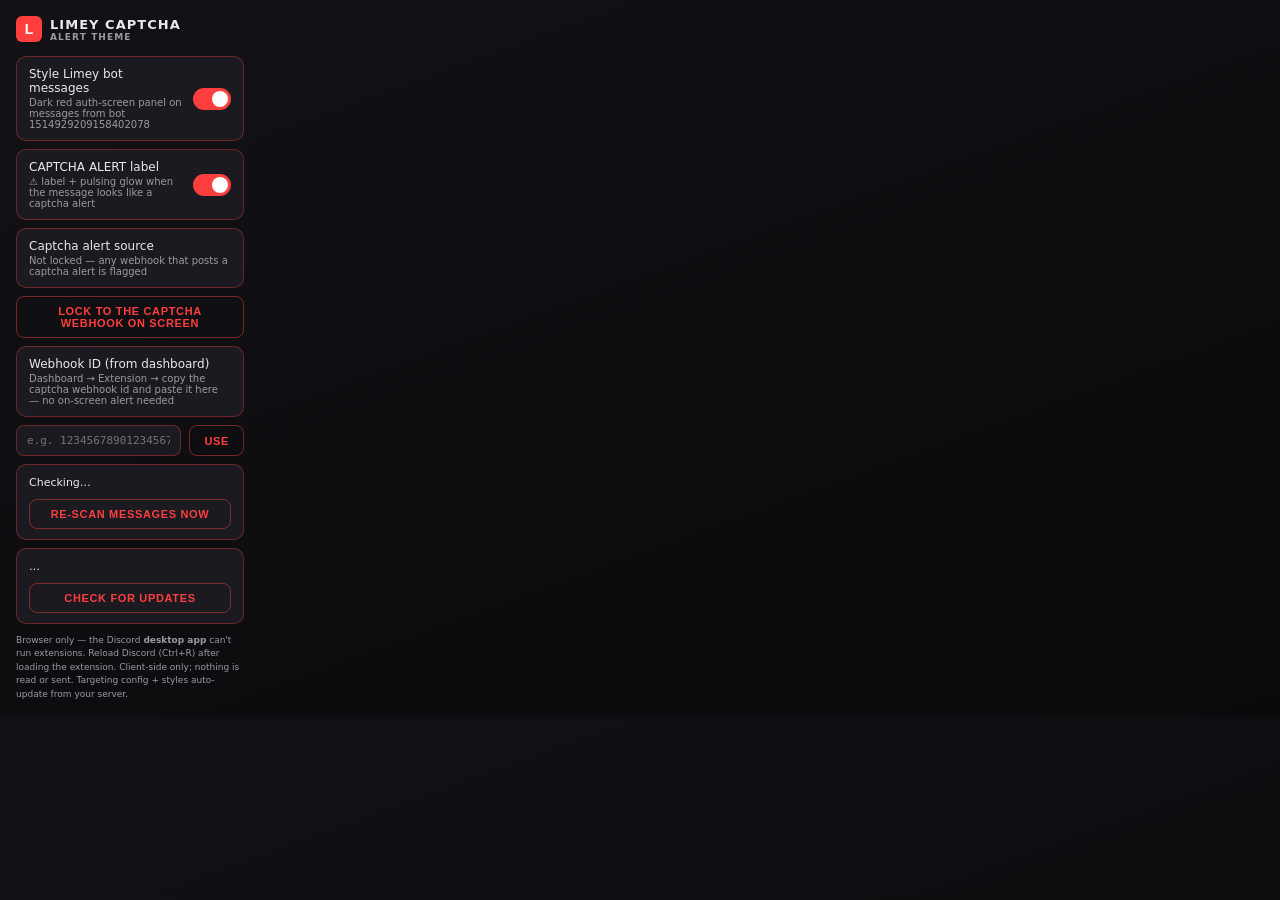
<file: limey_discord_theme/popup.html>
<!DOCTYPE html>
<html lang="en">
<head>
  <meta charset="UTF-8">
  <title>Limey Captcha Alert Theme</title>
  <style>
    :root {
      --red: #ff3e3e;
      --bg: #121216;
      --card: #1a1a20;
      --border: rgba(255, 62, 62, 0.35);
      --text: #e9e9ec;
      --muted: #9a9aa2;
    }
    * { margin: 0; padding: 0; box-sizing: border-box; }
    body {
      width: 260px;
      background: linear-gradient(160deg, var(--bg), #0a0a0c);
      color: var(--text);
      font-family: "Segoe UI", system-ui, sans-serif;
      padding: 16px;
    }
    .brand {
      display: flex;
      align-items: center;
      gap: 8px;
      margin-bottom: 14px;
    }
    .brand .logo {
      width: 26px; height: 26px;
      background: var(--red);
      border-radius: 6px;
      display: flex; align-items: center; justify-content: center;
      font-family: "Orbitron", sans-serif;
      font-weight: 700; font-size: 14px; color: #fff;
    }
    .brand h1 {
      font-size: 13px;
      letter-spacing: 0.08em;
      text-transform: uppercase;
      font-weight: 700;
    }
    .brand span { display: block; font-size: 9px; color: var(--muted); letter-spacing: 0.12em; }
    .row {
      display: flex;
      align-items: center;
      justify-content: space-between;
      gap: 10px;
      background: var(--card);
      border: 1px solid var(--border);
      border-radius: 10px;
      padding: 10px 12px;
      margin-bottom: 8px;
      transition: border-color 0.15s ease;
    }
    .row:hover { border-color: rgba(255, 62, 62, 0.6); }
    .row .label { font-size: 12px; }
    .row .sub { font-size: 10px; color: var(--muted); margin-top: 2px; }
    /* Toggle switch */
    .switch { position: relative; width: 38px; height: 22px; flex-shrink: 0; }
    .switch input { opacity: 0; width: 0; height: 0; }
    .slider {
      position: absolute; inset: 0;
      background: #2a2a30;
      border-radius: 22px;
      cursor: pointer;
      transition: background 0.2s ease;
    }
    .slider::before {
      content: "";
      position: absolute;
      height: 16px; width: 16px;
      left: 3px; top: 3px;
      background: #fff;
      border-radius: 50%;
      transition: transform 0.2s ease;
    }
    .switch input:checked + .slider { background: var(--red); }
    .switch input:checked + .slider::before { transform: translateX(16px); }
    .status {
      background: var(--card);
      border: 1px solid var(--border);
      border-radius: 10px;
      padding: 10px 12px;
      margin-bottom: 8px;
      font-size: 11px;
      line-height: 1.45;
    }
    .status.ok { border-color: rgba(255, 62, 62, 0.5); }
    .status.warn { border-color: rgba(255, 190, 60, 0.5); }
    .status.error { border-color: rgba(255, 62, 62, 0.8); }
    .btn {
      width: 100%;
      margin-top: 8px;
      padding: 8px 12px;
      background: transparent;
      color: var(--red);
      border: 1px solid rgba(255, 62, 62, 0.45);
      border-radius: 8px;
      font-size: 11px;
      font-weight: 600;
      letter-spacing: 0.06em;
      text-transform: uppercase;
      cursor: pointer;
      transition: background 0.15s ease, color 0.15s ease;
    }
    .btn:hover { background: rgba(255, 62, 62, 0.12); }
    .wh-row { display: flex; gap: 8px; margin-bottom: 8px; }
    .wh-input {
      flex: 1;
      min-width: 0;
      padding: 8px 10px;
      background: var(--card);
      color: var(--text);
      border: 1px solid rgba(255, 62, 62, 0.35);
      border-radius: 8px;
      font-size: 11px;
      font-family: "Roboto Mono", monospace;
    }
    .wh-input:focus { outline: none; border-color: rgba(255, 62, 62, 0.7); }
    .btn-apply { width: auto; margin-top: 0; padding: 8px 14px; }
    .foot { font-size: 9px; color: var(--muted); margin-top: 10px; line-height: 1.5; }
  </style>
</head>
<body>
  <div class="brand">
    <div class="logo">L</div>
    <h1>Limey Captcha<span>ALERT THEME</span></h1>
  </div>

  <div class="row">
    <div>
      <div class="label">Style Limey bot messages</div>
      <div class="sub">Dark red auth-screen panel on messages from bot 1514929209158402078</div>
    </div>
    <label class="switch">
      <input type="checkbox" id="toggle-enabled" checked>
      <span class="slider"></span>
    </label>
  </div>

  <div class="row">
    <div>
      <div class="label">CAPTCHA ALERT label</div>
      <div class="sub">⚠ label + pulsing glow when the message looks like a captcha alert</div>
    </div>
    <label class="switch">
      <input type="checkbox" id="toggle-captcha" checked>
      <span class="slider"></span>
    </label>
  </div>

  <div class="row">
    <div>
      <div class="label">Captcha alert source</div>
      <div class="sub" id="lock-sub">Not locked — any webhook that posts a captcha alert is flagged</div>
    </div>
  </div>
  <button class="btn" id="btn-lock" style="margin-top:0;">Lock to the captcha webhook on screen</button>

  <div class="row" style="margin-top:8px;">
    <div>
      <div class="label">Webhook ID (from dashboard)</div>
      <div class="sub">Dashboard → Extension → copy the captcha webhook id and paste it here — no on-screen alert needed</div>
    </div>
  </div>
  <div class="wh-row">
    <input type="text" id="webhook-id-input" class="wh-input" placeholder="e.g. 123456789012345678" spellcheck="false">
    <button class="btn btn-apply" id="btn-apply-webhook">Use</button>
  </div>

  <div class="status info" id="status" style="margin-top:8px;">
    <div class="status-text" id="status-text">Checking…</div>
    <button class="btn" id="btn-rescan">Re-scan messages now</button>
  </div>

  <div class="status info" id="update-status" style="margin-top:8px;">
    <div class="status-text" id="update-text">…</div>
    <button class="btn" id="btn-update">Check for updates</button>
  </div>

  <div class="foot">Browser only — the Discord <b>desktop app</b> can't run extensions. Reload Discord (Ctrl+R) after loading the extension. Client-side only; nothing is read or sent. Targeting config + styles auto-update from your server.</div>

  <script src="popup.js"></script>
</body>
</html>
</file>
